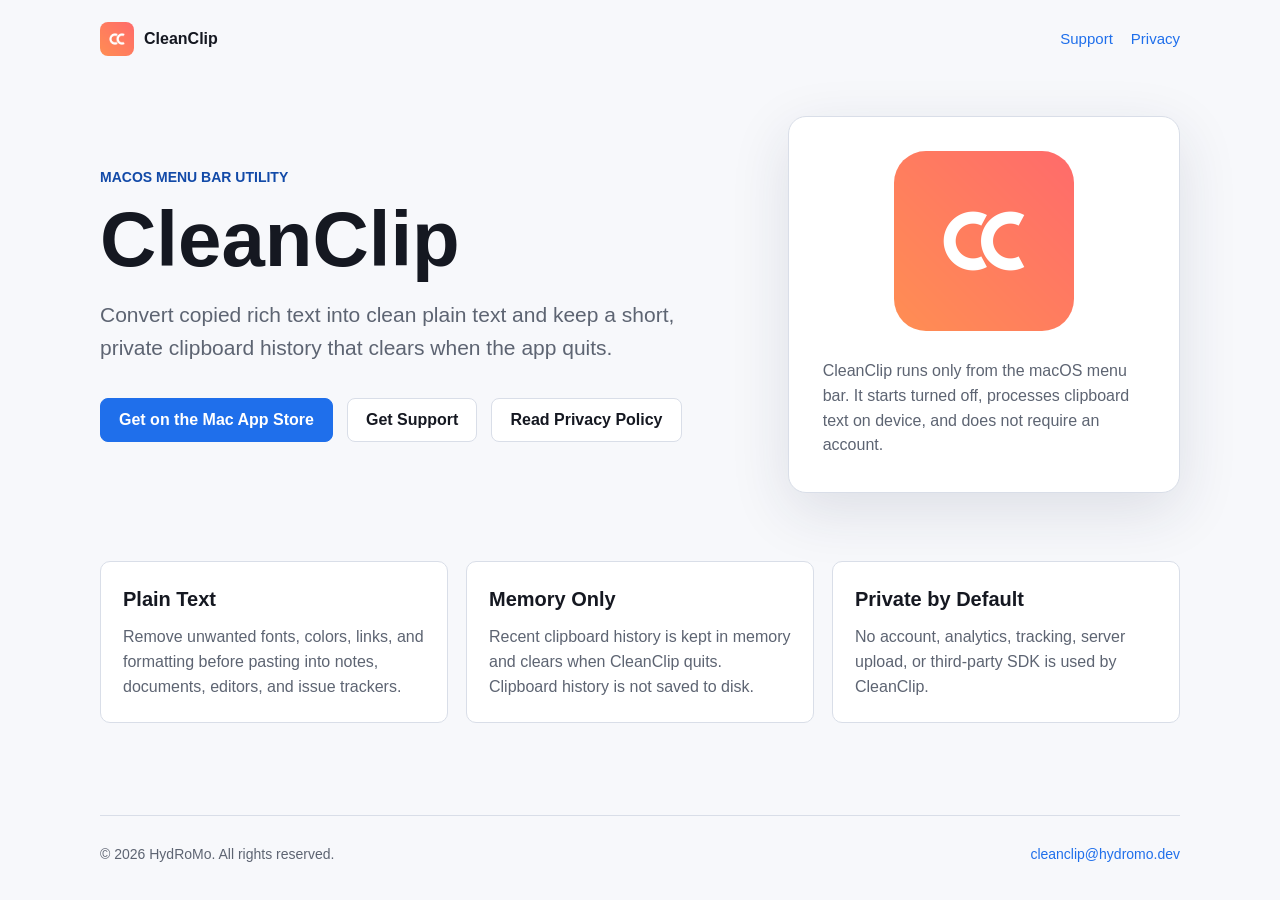
<file: index.html>
<!doctype html>
<html lang="en">
  <head>
    <meta charset="utf-8">
    <meta name="viewport" content="width=device-width, initial-scale=1">
    <meta name="description" content="CleanClip is a macOS menu bar utility that converts rich clipboard content to plain text and keeps a private memory-only clipboard history.">
    <title>CleanClip — Plain-Text Clipboard Utility for Mac</title>
        <link rel="canonical" href="https://cleanclip.hydromo.dev/">
    <meta property="og:type" content="website">
    <meta property="og:site_name" content="CleanClip">
    <meta property="og:title" content="CleanClip — Plain-Text Clipboard Utility for Mac">
    <meta property="og:description" content="CleanClip converts rich clipboard content to plain text and keeps a private memory-only clipboard history. Free on the Mac App Store.">
    <meta property="og:url" content="https://cleanclip.hydromo.dev/">
    <meta property="og:image" content="https://cleanclip.hydromo.dev/assets/og-image.png">
    <meta property="og:image:width" content="1200">
    <meta property="og:image:height" content="630">
    <meta name="twitter:card" content="summary_large_image">
    <link rel="icon" type="image/png" href="/assets/favicon-64.png">
    <link rel="apple-touch-icon" href="/assets/apple-touch-icon.png">
<link rel="stylesheet" href="styles.css">
  </head>
  <body>
    <div class="page">
      <header class="nav">
        <a class="brand" href="./">
          <img src="assets/cleanclip-icon-360.png" alt="" width="34" height="34">
          <span>CleanClip</span>
        </a>
        <nav class="nav-links" aria-label="Main navigation">
          <a href="support/">Support</a>
          <a href="privacy/">Privacy</a>
        </nav>
      </header>

      <main>
        <section class="hero">
          <div>
            <p class="eyebrow">macOS menu bar utility</p>
            <h1>CleanClip</h1>
            <p class="lead">
              Convert copied rich text into clean plain text and keep a short, private clipboard history that clears when the app quits.
            </p>
            <div class="actions">
              <a class="button primary" href="https://apps.apple.com/us/app/cleanclip/id6761654903?mt=12">Get on the Mac App Store</a>
              <a class="button" href="support/">Get Support</a>
              <a class="button" href="privacy/">Read Privacy Policy</a>
            </div>
          </div>
          <aside class="product" aria-label="CleanClip summary">
            <img src="assets/cleanclip-icon-360.png" alt="CleanClip app icon" width="180" height="180">
            <p>
              CleanClip runs only from the macOS menu bar. It starts turned off, processes clipboard text on device, and does not require an account.
            </p>
          </aside>
        </section>

        <section class="section">
          <div class="grid">
            <article class="card">
              <h2>Plain Text</h2>
              <p>Remove unwanted fonts, colors, links, and formatting before pasting into notes, documents, editors, and issue trackers.</p>
            </article>
            <article class="card">
              <h2>Memory Only</h2>
              <p>Recent clipboard history is kept in memory and clears when CleanClip quits. Clipboard history is not saved to disk.</p>
            </article>
            <article class="card">
              <h2>Private by Default</h2>
              <p>No account, analytics, tracking, server upload, or third-party SDK is used by CleanClip.</p>
            </article>
          </div>
        </section>
      </main>

      <footer class="footer">
        <span>&copy; 2026 HydRoMo. All rights reserved.</span>
        <span><a href="mailto:cleanclip@hydromo.dev">cleanclip@hydromo.dev</a></span>
      </footer>
    </div>
  </body>
</html>
</file>
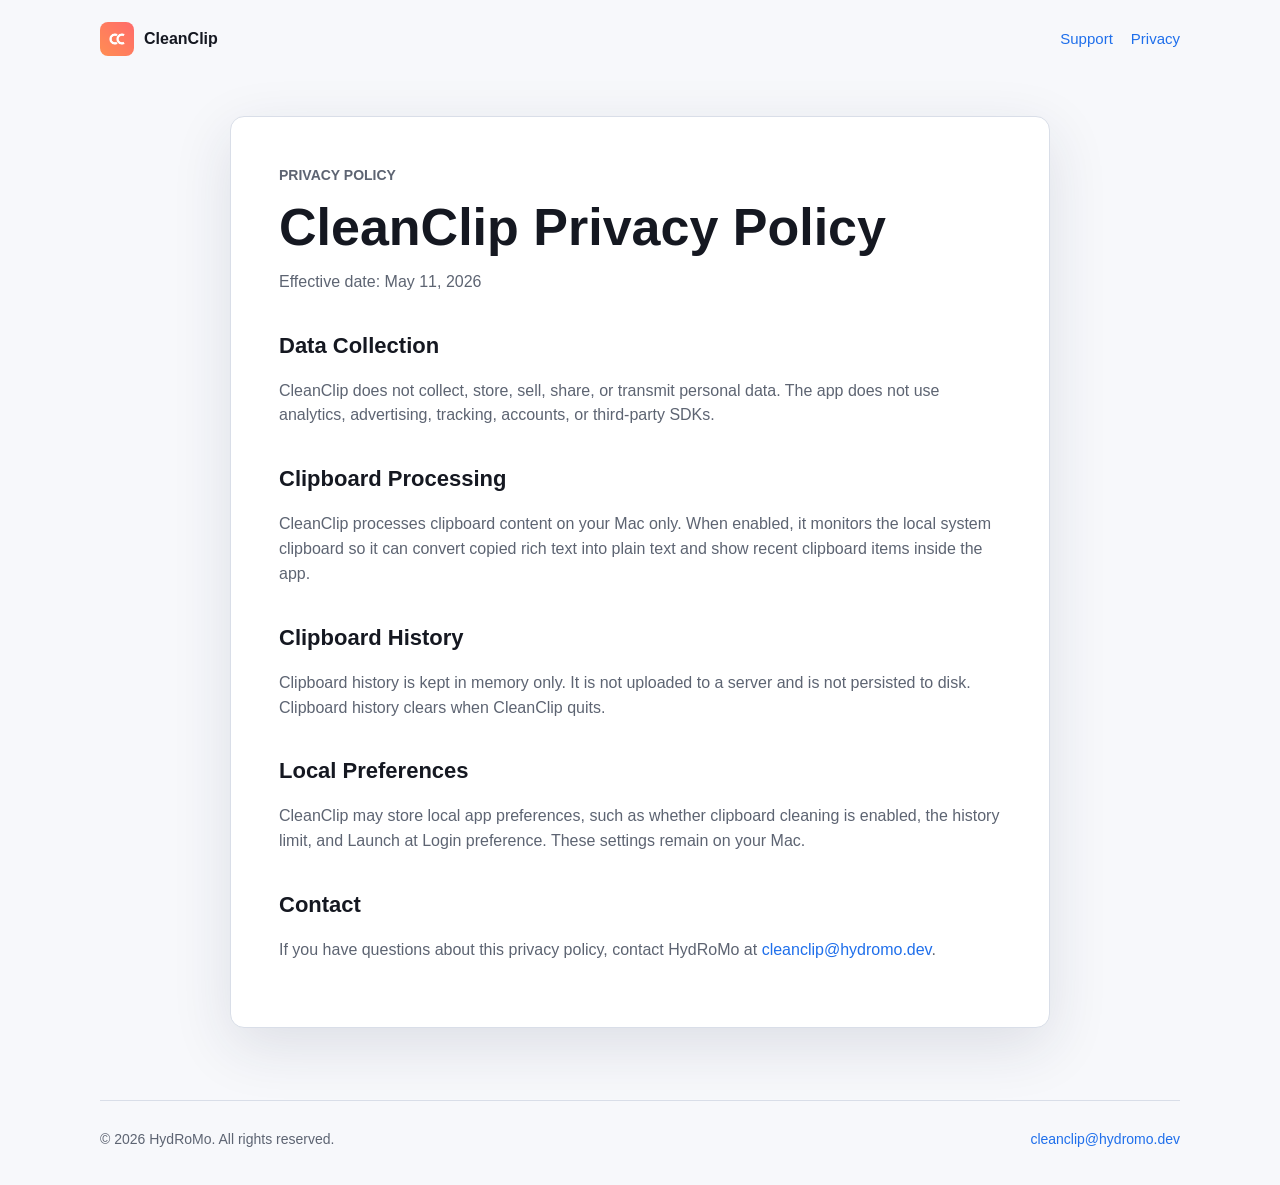
<file: privacy/index.html>
<!doctype html>
<html lang="en">
  <head>
    <meta charset="utf-8">
    <meta name="viewport" content="width=device-width, initial-scale=1">
    <meta name="description" content="Privacy policy for CleanClip.">
    <title>Privacy Policy - CleanClip</title>
        <link rel="canonical" href="https://cleanclip.hydromo.dev/privacy/">
    <meta property="og:type" content="website">
    <meta property="og:site_name" content="CleanClip">
    <meta property="og:title" content="Privacy Policy - CleanClip">
    <meta property="og:description" content="Privacy policy for CleanClip.">
    <meta property="og:url" content="https://cleanclip.hydromo.dev/privacy/">
    <meta property="og:image" content="https://cleanclip.hydromo.dev/assets/og-image.png">
    <meta property="og:image:width" content="1200">
    <meta property="og:image:height" content="630">
    <meta name="twitter:card" content="summary_large_image">
    <link rel="icon" type="image/png" href="/assets/favicon-64.png">
    <link rel="apple-touch-icon" href="/assets/apple-touch-icon.png">
<link rel="stylesheet" href="../styles.css">
  </head>
  <body>
    <div class="page">
      <header class="nav">
        <a class="brand" href="../">
          <img src="../assets/cleanclip-icon.png" alt="" width="34" height="34">
          <span>CleanClip</span>
        </a>
        <nav class="nav-links" aria-label="Main navigation">
          <a href="../support/">Support</a>
          <a href="../privacy/">Privacy</a>
        </nav>
      </header>

      <main class="content">
        <p class="eyebrow">Privacy Policy</p>
        <h1>CleanClip Privacy Policy</h1>
        <p>Effective date: May 11, 2026</p>

        <h2>Data Collection</h2>
        <p>
          CleanClip does not collect, store, sell, share, or transmit personal data.
          The app does not use analytics, advertising, tracking, accounts, or third-party SDKs.
        </p>

        <h2>Clipboard Processing</h2>
        <p>
          CleanClip processes clipboard content on your Mac only. When enabled, it monitors the local system clipboard so it can convert copied rich text into plain text and show recent clipboard items inside the app.
        </p>

        <h2>Clipboard History</h2>
        <p>
          Clipboard history is kept in memory only. It is not uploaded to a server and is not persisted to disk. Clipboard history clears when CleanClip quits.
        </p>

        <h2>Local Preferences</h2>
        <p>
          CleanClip may store local app preferences, such as whether clipboard cleaning is enabled, the history limit, and Launch at Login preference. These settings remain on your Mac.
        </p>

        <h2>Contact</h2>
        <p>
          If you have questions about this privacy policy, contact HydRoMo at
          <a href="mailto:cleanclip@hydromo.dev">cleanclip@hydromo.dev</a>.
        </p>
      </main>

      <footer class="footer">
        <span>&copy; 2026 HydRoMo. All rights reserved.</span>
        <span><a href="mailto:cleanclip@hydromo.dev">cleanclip@hydromo.dev</a></span>
      </footer>
    </div>
  </body>
</html>
</file>
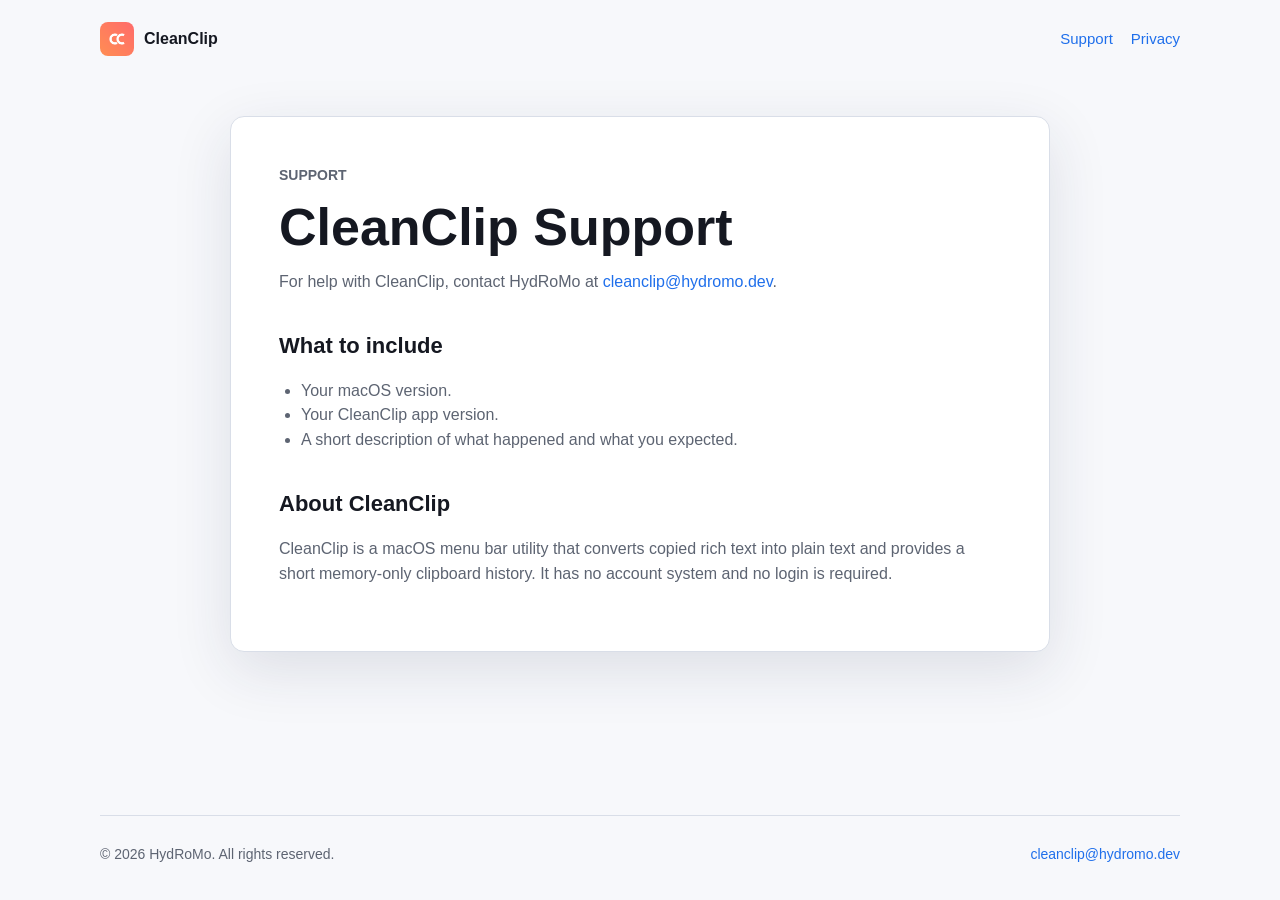
<file: support/index.html>
<!doctype html>
<html lang="en">
  <head>
    <meta charset="utf-8">
    <meta name="viewport" content="width=device-width, initial-scale=1">
    <meta name="description" content="Support information for CleanClip.">
    <title>Support - CleanClip</title>
        <link rel="canonical" href="https://cleanclip.hydromo.dev/support/">
    <meta property="og:type" content="website">
    <meta property="og:site_name" content="CleanClip">
    <meta property="og:title" content="Support - CleanClip">
    <meta property="og:description" content="Support information for CleanClip.">
    <meta property="og:url" content="https://cleanclip.hydromo.dev/support/">
    <meta property="og:image" content="https://cleanclip.hydromo.dev/assets/og-image.png">
    <meta property="og:image:width" content="1200">
    <meta property="og:image:height" content="630">
    <meta name="twitter:card" content="summary_large_image">
    <link rel="icon" type="image/png" href="/assets/favicon-64.png">
    <link rel="apple-touch-icon" href="/assets/apple-touch-icon.png">
<link rel="stylesheet" href="../styles.css">
  </head>
  <body>
    <div class="page">
      <header class="nav">
        <a class="brand" href="../">
          <img src="../assets/cleanclip-icon.png" alt="" width="34" height="34">
          <span>CleanClip</span>
        </a>
        <nav class="nav-links" aria-label="Main navigation">
          <a href="../support/">Support</a>
          <a href="../privacy/">Privacy</a>
        </nav>
      </header>

      <main class="content">
        <p class="eyebrow">Support</p>
        <h1>CleanClip Support</h1>
        <p>
          For help with CleanClip, contact HydRoMo at
          <a href="mailto:cleanclip@hydromo.dev">cleanclip@hydromo.dev</a>.
        </p>

        <h2>What to include</h2>
        <ul>
          <li>Your macOS version.</li>
          <li>Your CleanClip app version.</li>
          <li>A short description of what happened and what you expected.</li>
        </ul>

        <h2>About CleanClip</h2>
        <p>
          CleanClip is a macOS menu bar utility that converts copied rich text into plain text and provides a short memory-only clipboard history.
          It has no account system and no login is required.
        </p>
      </main>

      <footer class="footer">
        <span>&copy; 2026 HydRoMo. All rights reserved.</span>
        <span><a href="mailto:cleanclip@hydromo.dev">cleanclip@hydromo.dev</a></span>
      </footer>
    </div>
  </body>
</html>
</file>
<file: styles.css>
:root {
  color-scheme: light;
  --bg: #f7f8fb;
  --panel: #ffffff;
  --text: #151821;
  --muted: #5d6472;
  --line: #d9dee8;
  --accent: #1f6feb;
  --accent-strong: #124aa8;
  --shadow: 0 18px 60px rgba(31, 45, 72, 0.12);
}

* {
  box-sizing: border-box;
}

body {
  margin: 0;
  background: var(--bg);
  color: var(--text);
  font-family: -apple-system, BlinkMacSystemFont, "Segoe UI", sans-serif;
  line-height: 1.55;
}

a {
  color: var(--accent);
  text-decoration: none;
}

a:hover {
  color: var(--accent-strong);
  text-decoration: underline;
}

.page {
  min-height: 100vh;
  display: flex;
  flex-direction: column;
}

.nav {
  width: min(1080px, calc(100% - 40px));
  margin: 0 auto;
  padding: 22px 0;
  display: flex;
  align-items: center;
  justify-content: space-between;
  gap: 24px;
}

.brand {
  display: inline-flex;
  align-items: center;
  gap: 10px;
  color: var(--text);
  font-weight: 700;
}

.brand img {
  width: 34px;
  height: 34px;
  border-radius: 8px;
}

.nav-links {
  display: flex;
  align-items: center;
  gap: 18px;
  font-size: 15px;
}

.hero {
  width: min(1080px, calc(100% - 40px));
  margin: 38px auto 68px;
  display: grid;
  grid-template-columns: minmax(0, 1.05fr) minmax(280px, 0.65fr);
  align-items: center;
  gap: 54px;
}

.eyebrow {
  margin: 0 0 14px;
  color: var(--accent-strong);
  font-weight: 700;
  font-size: 14px;
  text-transform: uppercase;
}

h1 {
  margin: 0;
  font-size: clamp(42px, 7vw, 78px);
  line-height: 0.96;
  letter-spacing: 0;
}

.lead {
  margin: 22px 0 0;
  color: var(--muted);
  font-size: 21px;
  max-width: 700px;
}

.actions {
  margin-top: 34px;
  display: flex;
  gap: 14px;
  flex-wrap: wrap;
}

.button {
  display: inline-flex;
  align-items: center;
  justify-content: center;
  min-height: 44px;
  padding: 0 18px;
  border-radius: 8px;
  border: 1px solid var(--line);
  background: var(--panel);
  color: var(--text);
  font-weight: 700;
}

.button.primary {
  border-color: var(--accent);
  background: var(--accent);
  color: #fff;
}

.product {
  background: var(--panel);
  border: 1px solid var(--line);
  border-radius: 18px;
  padding: 34px;
  box-shadow: var(--shadow);
}

.product img {
  display: block;
  width: min(180px, 70%);
  margin: 0 auto 28px;
  border-radius: 32px;
}

.product p {
  margin: 0;
  color: var(--muted);
}

.section {
  width: min(1080px, calc(100% - 40px));
  margin: 0 auto 72px;
}

.grid {
  display: grid;
  grid-template-columns: repeat(3, minmax(0, 1fr));
  gap: 18px;
}

.card {
  background: var(--panel);
  border: 1px solid var(--line);
  border-radius: 10px;
  padding: 22px;
}

.card h2,
.card h3 {
  margin: 0 0 10px;
  font-size: 20px;
}

.card p,
.card li {
  color: var(--muted);
}

.card p {
  margin: 0;
}

.content {
  width: min(820px, calc(100% - 40px));
  margin: 38px auto 72px;
  background: var(--panel);
  border: 1px solid var(--line);
  border-radius: 14px;
  padding: clamp(24px, 5vw, 48px);
  box-shadow: var(--shadow);
}

.content h1 {
  font-size: clamp(34px, 5vw, 52px);
  line-height: 1.02;
}

.content h2 {
  margin: 34px 0 10px;
  font-size: 22px;
}

.content p,
.content li {
  color: var(--muted);
}

.content ul {
  padding-left: 22px;
}

.footer {
  width: min(1080px, calc(100% - 40px));
  margin: auto auto 0;
  padding: 28px 0 34px;
  border-top: 1px solid var(--line);
  color: var(--muted);
  display: flex;
  justify-content: space-between;
  gap: 18px;
  flex-wrap: wrap;
  font-size: 14px;
}

@media (max-width: 760px) {
  .nav {
    align-items: flex-start;
    flex-direction: column;
  }

  .hero {
    grid-template-columns: 1fr;
    margin-top: 16px;
    gap: 28px;
  }

  .grid {
    grid-template-columns: 1fr;
  }
}
</file>
